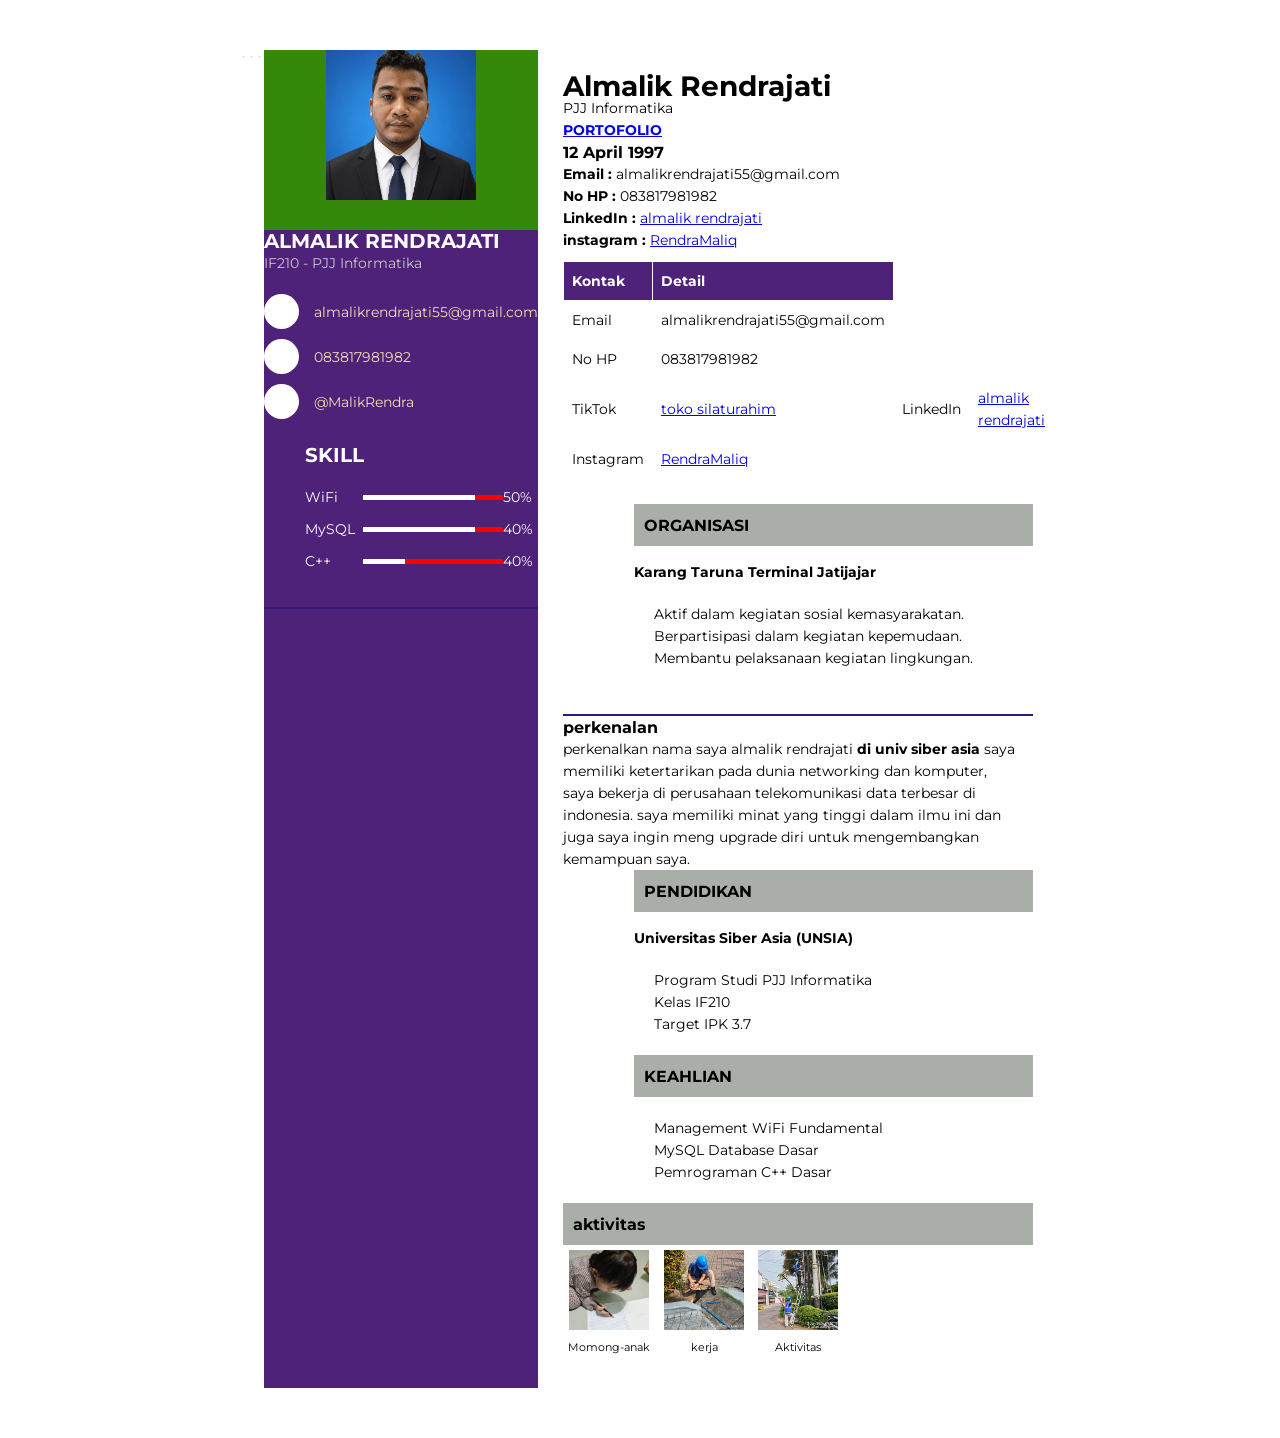
<file: portofolio.html>
<!DOCTYPE html>
<html lang="id">
<head>
    <meta charset="UTF-8">
    <meta name="viewport" content="width=device-width, initial-scale=1.0">
    <title>Portofolio Almalik Rendrajati</title>
    <link rel="stylesheet" href="style.css">
</head>
<body>

<div class="container">

```
<!-- KIRI -->
<div class="box-left">

    <div class="profile">
        <img src="img.jpeg" alt="Foto Profil Almalik Rendrajati">
    </div>

    <div class="content">

        <div class="title">
            <p class="bold">Almalik Rendrajati</p>
            <p class="regular">IF210 - PJJ Informatika</p>
        </div>

        <ul>
            <li>
                <div class="icon">
                    <i class="fa fa-envelope"></i>
                </div>

                <div class="data">
                    almalikrendrajati55@gmail.com
                </div>
            </li>

            <li>
                <div class="icon">
                    <i class="fa fa-phone"></i>
                </div>

                <div class="data">
                    083817981982
                </div>
            </li>

            <li>
                <div class="icon">
                    <i class="fa fa-instagram"></i>
                </div>
		

                <div class="data">
                    @MalikRendra
                </div>
            </li>
        </ul>

    </div>

    <!-- Skill -->
    <div class="resume-item resume-skills">

        <div class="title">
            <p class="bold">Skill</p>
        </div>

        <ul>

            <li>
                <div class="skill-name">WiFi</div>

                <div class="skill-progress">
                    <span style="width:80%;"></span>
                </div>

                <div class="skill-percent">50%</div>
            </li>

            <li>
                <div class="skill-name">MySQL</div>

                <div class="skill-progress">
                    <span style="width:80%;"></span>
                </div>

                <div class="skill-percent">40%</div>
            </li>

            <li>
                <div class="skill-name">C++</div>

                <div class="skill-progress">
                    <span style="width:30%;"></span>
                </div>

                <div class="skill-percent">40%</div>
            </li>

        </ul>

    </div>

</div>

				<!-- KANAN -->
			<div class="box-right">

			    <div class="nama">
        		<h1>Almalik Rendrajati</h1>
        		<p>PJJ Informatika</p>
    				</div>

			    <div class="portof">
        			<a href="#">
            		<strong>PORTOFOLIO</strong>
        	     </a>
    		</div>

	   <div class="tanggal">
        <h3>12 April 1997</h3>
    </div>

    <div class="kontak">
        <p><strong>Email  :</strong> almalikrendrajati55@gmail.com</p>
        <p><strong>No HP  :</strong> 083817981982</p>
        <p><strong>LinkedIn :</strong> 
  	<a href="https://www.linkedin.com/in/almalik-rendrajati-7a0240164" target="_blank">
   	 almalik rendrajati
  	</a></p>
	<p><strong>instagram :</strong> 
 	<a href="https://www.instagram.com/rendra_maliq=MTJzbGE5aWt6MnE4dw==" target="_blank">
   	 RendraMaliq
  	</a></p>
  <table>
    <tr>
      <th>Kontak</th>
      <th>Detail</th>
    </tr>
    <tr>
      <td>Email</td>
      <td>almalikrendrajati55@gmail.com</td>
    </tr>
    <tr>
      <td>No HP</td>
      <td>083817981982</td>
    </tr>
    <tr>
<td>TikTok</td>
      <td>
        <a href="tiktok.com/@r3ndramaliq" target="_blank">
          toko silaturahim
        </a>
      </td>

      <td>LinkedIn</td>
      <td>
        <a href="https://www.linkedin.com/in/almalik-rendrajati-7a0240164" target="_blank">
          almalik rendrajati
        </a>
      </td>
    </tr>
    <tr>
      <td>Instagram</td>
      <td>
        <a href="https://www.instagram.com/rendra_maliq" target="_blank">
          RendraMaliq
        </a>
      </td>
    </tr>
  </table>
</div>
    
    <!-- Organisasi -->
    <div class="resume-item">

        <h3 class="resume-border">ORGANISASI</h3>

        <p class="resume-intra">
            <strong>Karang Taruna Terminal Jatijajar</strong>
        </p>

        <ul class="resume-list">
            <li>Aktif dalam kegiatan sosial kemasyarakatan.</li>
            <li>Berpartisipasi dalam kegiatan kepemudaan.</li>
            <li>Membantu pelaksanaan kegiatan lingkungan.</li>
        </ul>

    </div>

    <!--perkenalan-->
    <div class="perkenalaan-item">

	<h3 class="perkenalan-border">perkenalan</h3>
	<p> 	perkenalkan nama saya almalik rendrajati<strong> di univ siber asia</strong>
	    saya memiliki ketertarikan pada dunia networking dan komputer,
	</p>
	<p>
		saya bekerja di perusahaan telekomunikasi data terbesar di indonesia.
	    saya memiliki minat yang tinggi dalam ilmu ini dan juga saya ingin meng upgrade 
	    diri untuk mengembangkan kemampuan saya.
	</p>
	

    <!-- Pendidikan -->
    <div class="pendidikan-item">

        <h3 class="resume-border">PENDIDIKAN</h3>

        <p class="resume-intra">
            <strong>Universitas Siber Asia (UNSIA)</strong>
        </p>

        <ul class="resume-list">
            <li>Program Studi PJJ Informatika</li>
            <li>Kelas IF210</li>
            <li>Target IPK 3.7</li>
        </ul>

    </div>

    <!-- Keahlian -->
    <div class="sertifikat-item">

        <h3 class="resume-border">KEAHLIAN</h3>

        <ul class="resume-list">
            <li>Management WiFi Fundamental</li>
            <li>MySQL Database Dasar</li>
            <li>Pemrograman C++ Dasar</li>
        </ul>

    </div>

<div class="galeri aktivitas">
    <h3 class="resume-border">aktivitas</h3>

    <figure style="display:inline-block; margin:5px; text-align:center;">
        <img src="gambar-kerja.jpeg" style="width:80px; height:80px; object-fit:cover;">
        <figcaption style="font-size:11px; color:black;">Momong-anak</figcaption>
    </figure>

    <figure style="display:inline-block; margin:5px; text-align:center;">
        <img src="momong-anak.jpeg" style="width:80px; height:80px; object-fit:cover;">
        <figcaption style="font-size:11px; color:black/;">kerja</figcaption>
    </figure>

    <figure style="display:inline-block; margin:5px; text-align:center;">
        <img src="gambar.jpeg" style="width:80px; height:80px; object-fit:cover;">
        <figcaption style="font-size:11px; color:black;">Aktivitas</figcaption>
    </figure>

</div>
</file>
<file: style.css>
@import url("https://fonts.googleapis.com/css?family=Montserrat:400,500,700&display=swap");

* {
    margin: 0;
    padding: 0;
    box-sizing: border-box;
    list-style: none;
    font-family: "Montserrat", sans-serif;
}

body {
    background-color: rgb(255, 255, 255);
    font-size: 14px;
    line-height: 22px;
    color: rgb(202, 199, 199);
}

.container {
    width: 800px;
    height: auto;
    display: flex;
    margin: 50px auto;
}

.container .box-left {
    width: 280px;
    background-color: rgb(79, 34, 121);
}

.container .box-left .profile {
    width: 100%;
    height: 180px;
    background-color: rgb(53, 136, 9);
}

.container .box-left .profile img {
    width: 150px !important;
    height: 150px !important;
    object-fit: cover;
    display: block;
    margin: 0 auto;
}

.container .resume-item {
    padding: 25px 0;
    border-bottom: 2px solid black;
}

.container .title {
    margin-bottom: 20px;
}

.container .box-left .bold {
    color: white;
}

.container .box-left .reguler {
    color: white;
}

.bold {
    font-weight: 700;
    font-size: 20px;
    text-transform: uppercase;
}

.container .box-left ul li {
    display: flex;
    margin-bottom: 10px;
    align-items: center;
}

.container .box-left ul li:last-child{
    margin-bottom: 0;
}

.container .box-left ul li .icon{
    width: 35px;
    height: 35px;
    background-color: white;
    color: rgb(29, 180, 34);
    border-radius: 50%;
    margin-right: 15px;
    font-size: 16px;
    position: relative;
}

.container .box-left ul li .data{
    color: wheat;
}

.container .box-left .resume-skills ul li {
    display: flex;
    margin-bottom: 10px;
    color: white;
    justify-content: space-between;
    align-items: center;
}

.container .box-left .resume-skills ul li .skill-name{
    width: 25%;
}

.container .box-left .resume-skills ul li .skill-progress{
    width: 60%;
    margin: 0px;
    height: 5px;
    background-color: red;
    position: relative;
}

.container .box-left .resume-skills ul li .skill-progress span{
    position: absolute;
    top: 0;
    left: 0;
    height: 100%;
    background-color: white;
}

.container .box-left .resume-skills ul li .skill-percent {
    width: 15%;
}

.container .box-left .resume-social .semi-bold {
    color: wheat;
    margin-bottom: 3px;
}

.semi-bold {
    font-weight: 500px;
    font-size: 16px;
}

/* DESAIN KANAN */


.container .box-right {
    width: 520px;
    background-color: rgb(255, 255, 255);
    padding: 25px;
    color: black;
}

.container .resume-item{
    padding-top: -px;
    padding-left: 15%;
    border-color: rgb(45, 28, 121);
}

.container .resume-border {
    padding: 10px;
    background-color: rgb(169, 175, 168);
}

.container .resume-intra {
    padding-top: 15px;
}

.container .resume-tgl{
    padding-top: 5px;
    font-style: italic;
}

.container .resume-list{
    list-style-type: disc;
    padding-left: 20px; 
    margin: 20px 0;
}

.container .pendidikan-item{
    padding-top: -px;
    padding-left: 15%;
    border-color: rgb(45, 28, 121);
}

.container .sertifikat-item{
    padding-top: -px;
    padding-left: 15%;
    border-color: rgb(45, 28, 121);
}

table {
  border-collapse: collapse;
  width: 100%;
  margin-top: 10px;
}
th, td {
  border: 1px solid white;
  padding: 8px;
  text-align: left;
}
th {
  background-color: rgb(79, 34, 121);
  color: white;
}
.galeri_aktivitas img {
    width: 60px !important;
    height: 60px !important;
    object-fit: cover;
    display: inline-block;
    margin: 5px;
}
</file>
